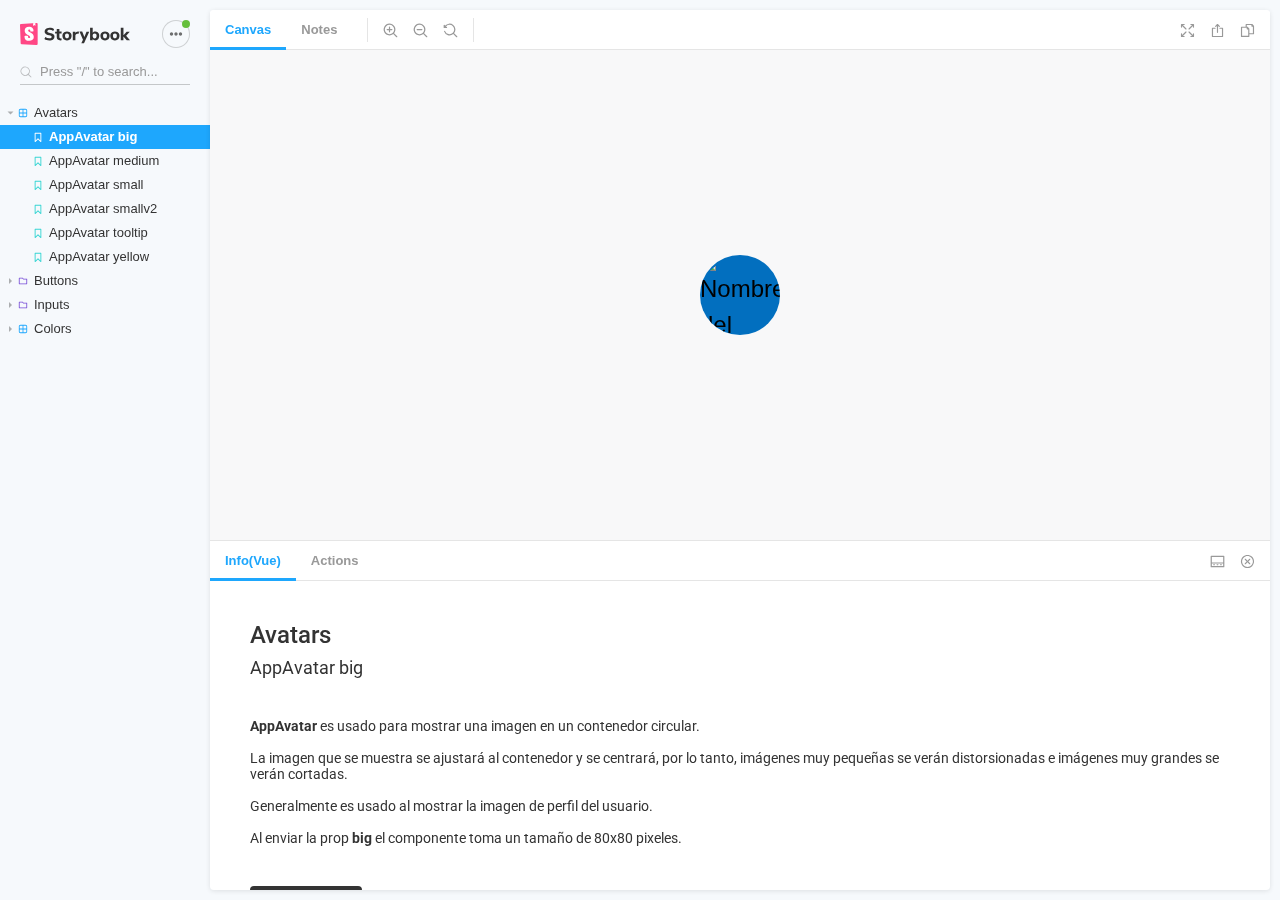
<file: index.html>
<!doctype html><html lang="en"><head><meta charset="utf-8"><title>Storybook</title><meta name="viewport" content="width=device-width,initial-scale=1"><style>html, body {
    overflow: hidden;
    height: 100%;
    width: 100%;
    margin: 0;
    padding: 0;
  }</style><script>/* globals window */
  /* eslint-disable no-underscore-dangle */
  try {
    if (window.parent !== window) {
      window.__REACT_DEVTOOLS_GLOBAL_HOOK__ = window.parent.__REACT_DEVTOOLS_GLOBAL_HOOK__;
      window.__VUE_DEVTOOLS_GLOBAL_HOOK__ = window.parent.__VUE_DEVTOOLS_GLOBAL_HOOK__;
    }
  } catch (e) {
    // eslint-disable-next-line no-console
    console.warn('unable to connect to parent frame for connecting dev tools');
  }</script><style>#root[hidden],
      #docs-root[hidden] {
        display: none !important;
      }</style></head><body><div id="root"></div><div id="docs-root"></div><script>window['DOCS_MODE'] = false;</script><script src="runtime~main.ab7db0239d02e2e25577.bundle.js"></script><script src="vendors~main.65085c24fe5e8c735e5d.bundle.js"></script><script src="main.89263354cc867c993c97.bundle.js"></script></body></html>
</file>
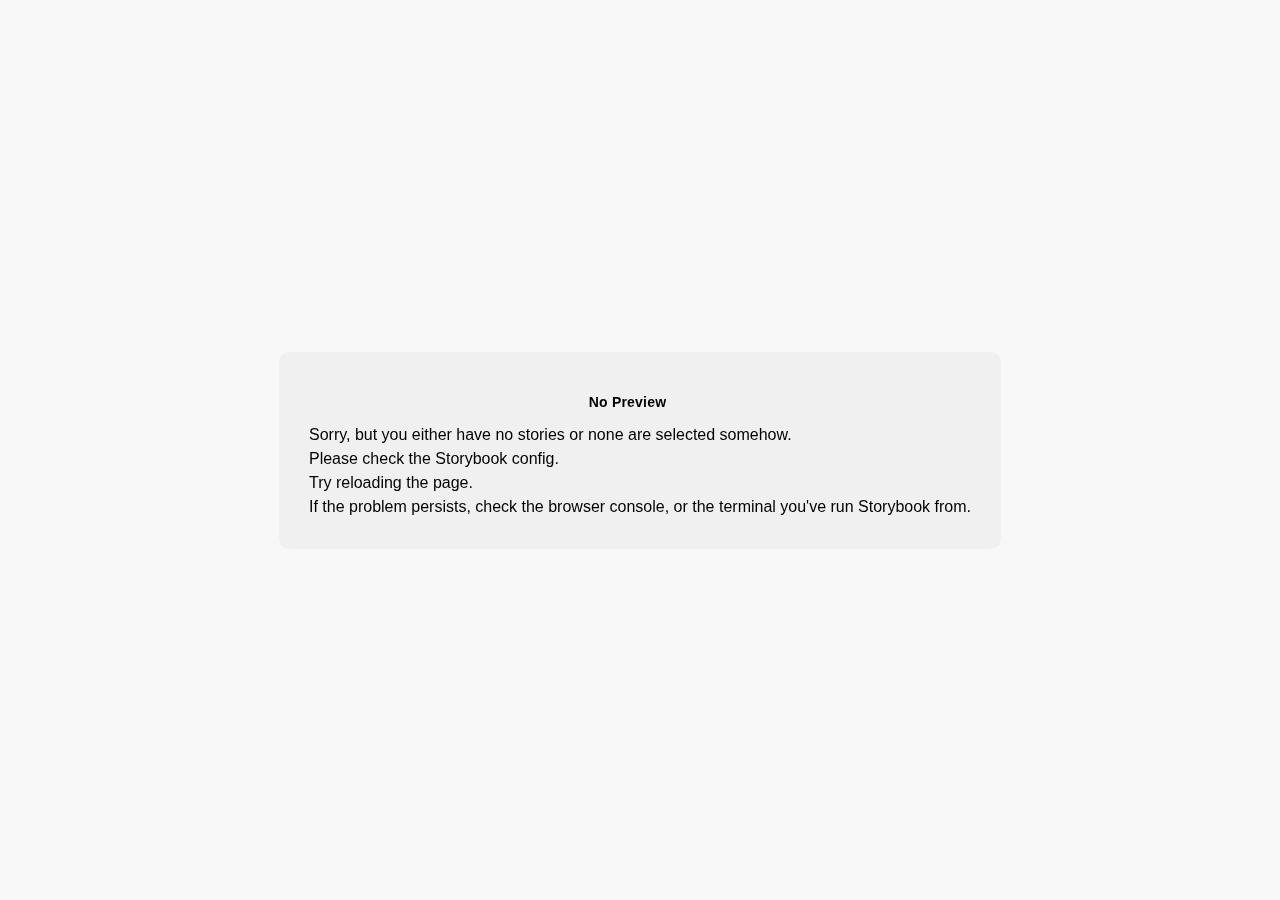
<file: iframe.html>
<!doctype html><html lang="en"><head><meta charset="utf-8"><title>Storybook</title><meta name="viewport" content="width=device-width,initial-scale=1"><base target="_parent"><style>:not(.sb-show-main) > .sb-main,
  :not(.sb-show-nopreview) > .sb-nopreview,
  :not(.sb-show-errordisplay) > .sb-errordisplay {
    display: none;
  }

  .sb-wrapper {
    position: fixed;
    top: 0;
    bottom: 0;
    left: 0;
    right: 0;
    padding: 20px;
    font-family: "Nunito Sans", -apple-system, ".SFNSText-Regular", "San Francisco", BlinkMacSystemFont, "Segoe UI", "Helvetica Neue", Helvetica, Arial, sans-serif;
    -webkit-font-smoothing: antialiased;
    overflow: auto;
  }

  .sb-heading {
    font-size: 14px;
    font-weight: 600;
    letter-spacing: 0.2px;
    margin: 10px 0;
    padding-right: 25px;
  }

  .sb-nopreview {
    display: flex;
    align-content: center;
    justify-content: center;
  }

  .sb-nopreview_main {
    margin: auto;
    padding: 30px;
    border-radius: 10px;
    background: rgba(0,0,0,0.03);
  }

  .sb-nopreview_heading {
    text-align: center;
  }

  .sb-errordisplay {
    border: 20px solid rgb(187, 49, 49);
    background: #222;
    color: #fff;
    z-index: 999999;
  }

  .sb-errordisplay_code {
    padding: 10px;
    background: #000;
    color: #eee;
    font-family: "Operator Mono", "Fira Code Retina", "Fira Code", "FiraCode-Retina", "Andale Mono", "Lucida Console", Consolas, Monaco, monospace;
  }

  .sb-errordisplay pre {
    white-space: pre-wrap;
  }</style><script>/* globals window */
  /* eslint-disable no-underscore-dangle */
  try {
    if (window.parent !== window) {
      window.__REACT_DEVTOOLS_GLOBAL_HOOK__ = window.parent.__REACT_DEVTOOLS_GLOBAL_HOOK__;
      window.__VUE_DEVTOOLS_GLOBAL_HOOK__ = window.parent.__VUE_DEVTOOLS_GLOBAL_HOOK__;
    }
  } catch (e) {
    // eslint-disable-next-line no-console
    console.warn('unable to connect to parent frame for connecting dev tools');
  }</script><link href="css/main.f50b3d2e.css" rel="stylesheet"><style>#root[hidden],
      #docs-root[hidden] {
        display: none !important;
      }</style></head><body><div class="sb-nopreview sb-wrapper"><div class="sb-nopreview_main"><h1 class="sb-nopreview_heading sb-heading">No Preview</h1><p>Sorry, but you either have no stories or none are selected somehow.</p><ul><li>Please check the Storybook config.</li><li>Try reloading the page.</li></ul><p>If the problem persists, check the browser console, or the terminal you've run Storybook from.</p></div></div><div class="sb-errordisplay sb-wrapper"><pre id="error-message" class="sb-heading"></pre><pre class="sb-errordisplay_code"><code id="error-stack"></code></pre></div><div id="root"></div><div id="docs-root"></div><script src="runtime~main.8b9c1a470a870eef984e.bundle.js"></script><script src="vendors~main.8b9c1a470a870eef984e.bundle.js"></script><script src="main.8b9c1a470a870eef984e.bundle.js"></script></body></html>
</file>
<file: css/main.f50b3d2e.css>
@import url(https://fonts.googleapis.com/css?family=Roboto:400,500,700);a{color:#0093ff;text-decoration:none;cursor:pointer}.margin-1{margin:1rem}.margin-v-0{margin-top:0;margin-bottom:0}.margin-t-2{margin-top:2rem}.padding-1-2{padding:1rem 2rem}.round{border-radius:.25rem}.icon{display:inline-block;vertical-align:middle}.clearfix{display:flow-root}@supports not (display:flow-root){.clearfix:after{content:"";display:block;clear:both}}.container{padding:0 2rem;max-width:76rem}.container,.mobile-container{margin-left:auto;margin-right:auto}.mobile-container{padding:0 1rem}@media (min-width:80rem){.container{padding:0}}.box{display:inline-block;padding:1rem;border:1px solid #e3e5e9}.shadow{box-shadow:0 20px 50px 0 rgba(87,97,119,.1)}.shadow-green{box-shadow:0 15px 20px 0 rgba(18,211,133,.2)}.shadow-collapse{box-shadow:0 15px 20px 0 rgba(87,97,119,.2)}.shadow-center{box-shadow:0 0 20px 0 rgba(87,97,119,.2)}.shadow-gray{box-shadow:0 10px 30px 0 rgba(87,97,119,.15)}.shadow-blue{box-shadow:0 10px 30px 0 rgba(0,147,255,.15)}.shadow-blue-mini{box-shadow:0 5px 10px 0 rgba(0,147,255,.15)}.shadow-blue-top{box-shadow:0 -15px 20px 0 rgba(0,147,255,.2)}.four-six-grid{display:grid;grid-template-columns:repeat(10,1fr);grid-column-gap:2rem;grid-template-areas:"four four four four six six six six six six";margin-bottom:2rem}.four-six-grid .four{grid-area:four}.four-six-grid .six{grid-area:six}

/*! normalize.css v8.0.1 | MIT License | github.com/necolas/normalize.css */html{line-height:1.15;-webkit-text-size-adjust:100%}body{margin:0}main{display:block}h1{font-size:2em;margin:.67em 0}hr{box-sizing:content-box;height:0;overflow:visible}pre{font-family:monospace,monospace;font-size:1em}a{background-color:transparent}abbr[title]{border-bottom:none;text-decoration:underline;-webkit-text-decoration:underline dotted;text-decoration:underline dotted}b,strong{font-weight:bolder}code,kbd,samp{font-family:monospace,monospace;font-size:1em}small{font-size:80%}sub,sup{font-size:75%;line-height:0;position:relative;vertical-align:baseline}sub{bottom:-.25em}sup{top:-.5em}img{border-style:none}button,input,optgroup,select,textarea{font-family:inherit;font-size:100%;line-height:1.15;margin:0}button,input{overflow:visible}button,select{text-transform:none}[type=button],[type=reset],[type=submit],button{-webkit-appearance:button}[type=button]::-moz-focus-inner,[type=reset]::-moz-focus-inner,[type=submit]::-moz-focus-inner,button::-moz-focus-inner{border-style:none;padding:0}[type=button]:-moz-focusring,[type=reset]:-moz-focusring,[type=submit]:-moz-focusring,button:-moz-focusring{outline:1px dotted ButtonText}fieldset{padding:.35em .75em .625em}legend{box-sizing:border-box;color:inherit;display:table;max-width:100%;padding:0;white-space:normal}progress{vertical-align:baseline}textarea{overflow:auto}[type=checkbox],[type=radio]{box-sizing:border-box;padding:0}[type=number]::-webkit-inner-spin-button,[type=number]::-webkit-outer-spin-button{height:auto}[type=search]{-webkit-appearance:textfield;outline-offset:-2px}[type=search]::-webkit-search-decoration{-webkit-appearance:none}::-webkit-file-upload-button{-webkit-appearance:button;font:inherit}details{display:block}summary{display:list-item}[hidden],template{display:none}blockquote,dd,dl,figure,h1,h2,h3,h4,h5,h6,hr,p,pre{margin:0}button{background-color:transparent;background-image:none}button:focus{outline:1px dotted;outline:5px auto -webkit-focus-ring-color}fieldset,ol,ul{margin:0;padding:0}ol,ul{list-style:none}html{font-family:system-ui,-apple-system,BlinkMacSystemFont,Segoe UI,Roboto,Helvetica Neue,Arial,Noto Sans,sans-serif,Apple Color Emoji,Segoe UI Emoji,Segoe UI Symbol,Noto Color Emoji;line-height:1.5}*,:after,:before{box-sizing:border-box;border-width:0;border-style:solid;border-color:#e2e8f0}hr{border-top-width:1px}img{border-style:solid}textarea{resize:vertical}input:-ms-input-placeholder,textarea:-ms-input-placeholder{color:#a0aec0}input::-ms-input-placeholder,textarea::-ms-input-placeholder{color:#a0aec0}input::placeholder,textarea::placeholder{color:#a0aec0}[role=button],button{cursor:pointer}table{border-collapse:collapse}h1,h2,h3,h4,h5,h6{font-size:inherit;font-weight:inherit}a{color:inherit;text-decoration:inherit}button,input,optgroup,select,textarea{padding:0;line-height:inherit;color:inherit}code,kbd,pre,samp{font-family:Menlo,Monaco,Consolas,Liberation Mono,Courier New,monospace}audio,canvas,embed,iframe,img,object,svg,video{display:block;vertical-align:middle}img,video{max-width:100%;height:auto}@font-face{font-family:Roboto;font-weight:400;src:url(https://fonts.googleapis.com/css?family=Roboto%3A400%2C500%2C700)}.container{width:100%}@media (min-width:320px){.container{max-width:320px}}@media (min-width:768px){.container{max-width:768px}}@media (min-width:1024px){.container{max-width:1024px}}@media (min-width:1280px){.container{max-width:1280px}}@media (min-width:1366px){.container{max-width:1366px}}@media (min-width:1440px){.container{max-width:1440px}}@media (min-width:1600px){.container{max-width:1600px}}@media (min-width:1900px){.container{max-width:1900px}}@media (min-width:2160px){.container{max-width:2160px}}.divide-y>:not(template)~:not(template){--divide-y-reverse:0;border-top-width:calc(1px*(1 - var(--divide-y-reverse)));border-bottom-width:calc(1px*var(--divide-y-reverse))}.divide-grey6>:not(template)~:not(template){--divide-opacity:1;border-color:#e4e6e9;border-color:rgba(228,230,233,var(--divide-opacity))}.bg-transparent{background-color:transparent}.bg-white{--bg-opacity:1;background-color:#fff;background-color:rgba(255,255,255,var(--bg-opacity))}.bg-gray-100{--bg-opacity:1;background-color:#f7fafc;background-color:rgba(247,250,252,var(--bg-opacity))}.bg-red{--bg-opacity:1;background-color:#ff5151;background-color:rgba(255,81,81,var(--bg-opacity))}.bg-yellow{--bg-opacity:1;background-color:#ffb500;background-color:rgba(255,181,0,var(--bg-opacity))}.bg-green{--bg-opacity:1;background-color:#12d385;background-color:rgba(18,211,133,var(--bg-opacity))}.bg-blue{--bg-opacity:1;background-color:#0093ff;background-color:rgba(0,147,255,var(--bg-opacity))}.bg-purple{--bg-opacity:1;background-color:#ce54eb;background-color:rgba(206,84,235,var(--bg-opacity))}.bg-blue0{--bg-opacity:1;background-color:#8bd3ff;background-color:rgba(139,211,255,var(--bg-opacity))}.bg-blue1{--bg-opacity:1;background-color:#d8eeff;background-color:rgba(216,238,255,var(--bg-opacity))}.bg-blue2{--bg-opacity:1;background-color:#008df5;background-color:rgba(0,141,245,var(--bg-opacity))}.bg-blue4{--bg-opacity:1;background-color:#ebf6fe;background-color:rgba(235,246,254,var(--bg-opacity))}.bg-blue5{--bg-opacity:1;background-color:#c3e4fd;background-color:rgba(195,228,253,var(--bg-opacity))}.bg-blue6{--bg-opacity:1;background-color:#bee3ff;background-color:rgba(190,227,255,var(--bg-opacity))}.bg-blue7,.bg-green2{--bg-opacity:1;background-color:#b8edd8;background-color:rgba(184,237,216,var(--bg-opacity))}.bg-yellow2{--bg-opacity:1;background-color:#ffedc0;background-color:rgba(255,237,192,var(--bg-opacity))}.bg-red2{--bg-opacity:1;background-color:#ffe0e0;background-color:rgba(255,224,224,var(--bg-opacity))}.bg-red3{--bg-opacity:1;background-color:#ffe5e5;background-color:rgba(255,229,229,var(--bg-opacity))}.bg-purple2{--bg-opacity:1;background-color:#5a4ffc;background-color:rgba(90,79,252,var(--bg-opacity))}.bg-softBlue{--bg-opacity:1;background-color:#89d8ff;background-color:rgba(137,216,255,var(--bg-opacity))}.bg-navyBlue{--bg-opacity:1;background-color:#026fbf;background-color:rgba(2,111,191,var(--bg-opacity))}.bg-white2{--bg-opacity:1;background-color:#f8f8f9;background-color:rgba(248,248,249,var(--bg-opacity))}.bg-grey{--bg-opacity:1;background-color:#e3e5e9;background-color:rgba(227,229,233,var(--bg-opacity))}.bg-grey2{--bg-opacity:1;background-color:#b7bcc7;background-color:rgba(183,188,199,var(--bg-opacity))}.bg-grey4{--bg-opacity:1;background-color:#576177;background-color:rgba(87,97,119,var(--bg-opacity))}.bg-grey5{--bg-opacity:1;background-color:#2a3248;background-color:rgba(42,50,72,var(--bg-opacity))}.odd\:bg-white2:nth-child(odd){--bg-opacity:1;background-color:#f8f8f9;background-color:rgba(248,248,249,var(--bg-opacity))}.hover\:bg-blue:hover{--bg-opacity:1;background-color:#0093ff;background-color:rgba(0,147,255,var(--bg-opacity))}.hover\:bg-blue0:hover{--bg-opacity:1;background-color:#8bd3ff;background-color:rgba(139,211,255,var(--bg-opacity))}.hover\:bg-blue1:hover{--bg-opacity:1;background-color:#d8eeff;background-color:rgba(216,238,255,var(--bg-opacity))}.hover\:bg-blue2:hover{--bg-opacity:1;background-color:#008df5;background-color:rgba(0,141,245,var(--bg-opacity))}.hover\:bg-blue4:hover{--bg-opacity:1;background-color:#ebf6fe;background-color:rgba(235,246,254,var(--bg-opacity))}.hover\:bg-blue5:hover{--bg-opacity:1;background-color:#c3e4fd;background-color:rgba(195,228,253,var(--bg-opacity))}.hover\:bg-red4:hover{--bg-opacity:1;background-color:#f34545;background-color:rgba(243,69,69,var(--bg-opacity))}.hover\:bg-softBlue:hover{--bg-opacity:1;background-color:#89d8ff;background-color:rgba(137,216,255,var(--bg-opacity))}.hover\:bg-white2:hover{--bg-opacity:1;background-color:#f8f8f9;background-color:rgba(248,248,249,var(--bg-opacity))}.hover\:bg-grey:hover{--bg-opacity:1;background-color:#e3e5e9;background-color:rgba(227,229,233,var(--bg-opacity))}.hover\:bg-grey4:hover{--bg-opacity:1;background-color:#576177;background-color:rgba(87,97,119,var(--bg-opacity))}.focus\:bg-grey2:focus{--bg-opacity:1;background-color:#b7bcc7;background-color:rgba(183,188,199,var(--bg-opacity))}.active\:bg-blue3:active{--bg-opacity:1;background-color:#0082e2;background-color:rgba(0,130,226,var(--bg-opacity))}.active\:bg-blue5:active{--bg-opacity:1;background-color:#c3e4fd;background-color:rgba(195,228,253,var(--bg-opacity))}.active\:bg-blue7:active{--bg-opacity:1;background-color:#b8edd8;background-color:rgba(184,237,216,var(--bg-opacity))}.active\:bg-red5:active{--bg-opacity:1;background-color:#df3a3a;background-color:rgba(223,58,58,var(--bg-opacity))}.active\:bg-grey2:active{--bg-opacity:1;background-color:#b7bcc7;background-color:rgba(183,188,199,var(--bg-opacity))}.active\:bg-grey4:active{--bg-opacity:1;background-color:#576177;background-color:rgba(87,97,119,var(--bg-opacity))}.active\:bg-grey8:active{--bg-opacity:1;background-color:#c7cddb;background-color:rgba(199,205,219,var(--bg-opacity))}.disabled\:bg-white:disabled{--bg-opacity:1;background-color:#fff;background-color:rgba(255,255,255,var(--bg-opacity))}.bg-center{background-position:50%}.bg-no-repeat{background-repeat:no-repeat}.bg-cover{background-size:cover}.border-collapse{border-collapse:collapse}.border-white{--border-opacity:1;border-color:#fff;border-color:rgba(255,255,255,var(--border-opacity))}.border-red{--border-opacity:1;border-color:#ff5151;border-color:rgba(255,81,81,var(--border-opacity))}.border-green{--border-opacity:1;border-color:#12d385;border-color:rgba(18,211,133,var(--border-opacity))}.border-blue{--border-opacity:1;border-color:#0093ff;border-color:rgba(0,147,255,var(--border-opacity))}.border-blue1{--border-opacity:1;border-color:#d8eeff;border-color:rgba(216,238,255,var(--border-opacity))}.border-blue6{--border-opacity:1;border-color:#bee3ff;border-color:rgba(190,227,255,var(--border-opacity))}.border-grey{--border-opacity:1;border-color:#e3e5e9;border-color:rgba(227,229,233,var(--border-opacity))}.border-grey2{--border-opacity:1;border-color:#b7bcc7;border-color:rgba(183,188,199,var(--border-opacity))}.border-grey3{--border-opacity:1;border-color:#8d96ab;border-color:rgba(141,150,171,var(--border-opacity))}.border-grey4{--border-opacity:1;border-color:#576177;border-color:rgba(87,97,119,var(--border-opacity))}.border-grey6{--border-opacity:1;border-color:#e4e6e9;border-color:rgba(228,230,233,var(--border-opacity))}.hover\:border-white:hover{--border-opacity:1;border-color:#fff;border-color:rgba(255,255,255,var(--border-opacity))}.hover\:border-grey3:hover{--border-opacity:1;border-color:#8d96ab;border-color:rgba(141,150,171,var(--border-opacity))}.disabled\:border-grey1:disabled{--border-opacity:1;border-color:#e3e5e9;border-color:rgba(227,229,233,var(--border-opacity))}.border-opacity-50{--border-opacity:.5}.rounded{border-radius:.25rem}.rounded-md{border-radius:8px}.rounded-lg{border-radius:28px}.rounded-full{border-radius:9999px}.rounded-r-12{border-radius:.75rem}.rounded-card{border-radius:.375rem}.rounded-t-none{border-top-left-radius:0;border-top-right-radius:0}.rounded-r-none{border-top-right-radius:0;border-bottom-right-radius:0}.rounded-b-none{border-bottom-right-radius:0;border-bottom-left-radius:0}.rounded-l-none{border-top-left-radius:0;border-bottom-left-radius:0}.rounded-t{border-top-left-radius:.25rem}.rounded-r,.rounded-t{border-top-right-radius:.25rem}.rounded-b,.rounded-r{border-bottom-right-radius:.25rem}.rounded-b,.rounded-l{border-bottom-left-radius:.25rem}.rounded-l{border-top-left-radius:.25rem}.rounded-t-md{border-top-left-radius:8px;border-top-right-radius:8px}.rounded-t-lg{border-top-left-radius:28px;border-top-right-radius:28px}.rounded-b-lg{border-bottom-right-radius:28px;border-bottom-left-radius:28px}.rounded-t-card{border-top-left-radius:.375rem;border-top-right-radius:.375rem}.rounded-b-card{border-bottom-right-radius:.375rem;border-bottom-left-radius:.375rem}.rounded-tl{border-top-left-radius:.25rem}.rounded-tr{border-top-right-radius:.25rem}.rounded-br{border-bottom-right-radius:.25rem}.rounded-bl{border-bottom-left-radius:.25rem}.border-solid{border-style:solid}.border-dashed{border-style:dashed}.border-dotted{border-style:dotted}.disabled\:border-solid:disabled{border-style:solid}.border-0{border-width:0}.border-2{border-width:2px}.border{border-width:1px}.border-l-0{border-left-width:0}.border-b-2{border-bottom-width:2px}.border-b-4{border-bottom-width:4px}.border-t{border-top-width:1px}.border-r{border-right-width:1px}.border-b{border-bottom-width:1px}.border-l{border-left-width:1px}.disabled\:border:disabled{border-width:1px}.cursor-pointer{cursor:pointer}.cursor-wait{cursor:wait}.cursor-not-allowed{cursor:not-allowed}.block{display:block}.inline-block{display:inline-block}.inline{display:inline}.flex{display:flex}.inline-flex{display:inline-flex}.table{display:table}.grid{display:grid}.hidden{display:none}.group:hover .group-hover\:block{display:block}.flex-row{flex-direction:row}.flex-col{flex-direction:column}.flex-col-reverse{flex-direction:column-reverse}.flex-wrap{flex-wrap:wrap}.flex-no-wrap{flex-wrap:nowrap}.items-start{align-items:flex-start}.items-end{align-items:flex-end}.items-center{align-items:center}.items-baseline{align-items:baseline}.items-stretch{align-items:stretch}.content-center{align-content:center}.self-start{align-self:flex-start}.self-end{align-self:flex-end}.self-center{align-self:center}.justify-start{justify-content:flex-start}.justify-end{justify-content:flex-end}.justify-center{justify-content:center}.justify-between{justify-content:space-between}.justify-around{justify-content:space-around}.justify-evenly{justify-content:space-evenly}.flex-1{flex:1 1 0%}.flex-auto{flex:1 1 auto}.flex-grow{flex-grow:1}.flex-shrink{flex-shrink:1}.font-medium{font-weight:500}.font-bold{font-weight:700}.font-normal{font-weight:400}.h-2{height:.5rem}.h-3{height:.75rem}.h-4{height:1rem}.h-5{height:1.25rem}.h-6{height:1.5rem}.h-8{height:2rem}.h-10{height:2.5rem}.h-11{height:2.75rem}.h-12{height:3rem}.h-14{height:3.5rem}.h-16{height:4rem}.h-17{height:4.25rem}.h-18{height:4.5rem}.h-19{height:4.75rem}.h-20{height:5rem}.h-22{height:5.5rem}.h-24{height:6rem}.h-33{height:8.25rem}.h-36{height:9rem}.h-40{height:10rem}.h-41{height:10.25rem}.h-44{height:11rem}.h-56{height:14rem}.h-64{height:16rem}.h-71{height:17.75rem}.h-80{height:20rem}.h-130{height:32.5rem}.h-140{height:35rem}.h-auto{height:auto}.h-full{height:100%}.h-screen{height:100vh}.h-icon{height:14px}.h-iconAttached{height:19px}.h-3\/4{height:75%}.h-9\/10{height:90%}.text-l{font-size:1rem}.text-xl{font-size:1.25rem}.text-countersm{font-size:2rem}.text-fs-24{font-size:1.5rem}.text-fs-20{font-size:1.25rem}.text-fs-10{font-size:10px}.text-fs-12{font-size:12px}.text-fs-14{font-size:14px}.leading-2{line-height:.5rem}.leading-4{line-height:1rem}.leading-6{line-height:24px}.leading-8{line-height:2rem}.leading-none{line-height:1}.leading-tight{line-height:1.25}.leading-snug{line-height:1.375}.leading-normal{line-height:1.5}.leading-relaxed{line-height:1.625}.leading-19px{line-height:19px}.leading-14px{line-height:14px}.list-inside{list-style-position:inside}.list-none{list-style-type:none}.list-decimal{list-style-type:decimal}.m-0{margin:0}.m-4{margin:1rem}.m-auto{margin:auto}.mx-0{margin-left:0;margin-right:0}.mx-1{margin-left:.25rem;margin-right:.25rem}.my-2{margin-top:.5rem;margin-bottom:.5rem}.mx-2{margin-left:.5rem;margin-right:.5rem}.my-3{margin-top:.75rem;margin-bottom:.75rem}.mx-3{margin-left:.75rem;margin-right:.75rem}.my-4{margin-top:1rem;margin-bottom:1rem}.mx-4{margin-left:1rem;margin-right:1rem}.my-5{margin-top:1.25rem;margin-bottom:1.25rem}.mx-5{margin-left:1.25rem;margin-right:1.25rem}.my-6{margin-top:1.5rem;margin-bottom:1.5rem}.mx-6{margin-left:1.5rem;margin-right:1.5rem}.my-8{margin-top:2rem;margin-bottom:2rem}.my-10{margin-top:2.5rem;margin-bottom:2.5rem}.mx-10{margin-left:2.5rem;margin-right:2.5rem}.my-12{margin-top:3rem;margin-bottom:3rem}.my-auto{margin-top:auto;margin-bottom:auto}.mx-auto{margin-left:auto;margin-right:auto}.mb-0{margin-bottom:0}.mt-1{margin-top:.25rem}.mr-1{margin-right:.25rem}.mb-1{margin-bottom:.25rem}.ml-1{margin-left:.25rem}.mt-2{margin-top:.5rem}.mr-2{margin-right:.5rem}.mb-2{margin-bottom:.5rem}.ml-2{margin-left:.5rem}.mt-3{margin-top:.75rem}.mr-3{margin-right:.75rem}.mb-3{margin-bottom:.75rem}.ml-3{margin-left:.75rem}.mt-4{margin-top:1rem}.mr-4{margin-right:1rem}.mb-4{margin-bottom:1rem}.ml-4{margin-left:1rem}.mb-5{margin-bottom:1.25rem}.ml-5{margin-left:1.25rem}.mt-6{margin-top:1.5rem}.mr-6{margin-right:1.5rem}.mb-6{margin-bottom:1.5rem}.ml-6{margin-left:1.5rem}.mr-7{margin-right:1.75rem}.mb-7{margin-bottom:1.75rem}.mt-8{margin-top:2rem}.mr-8{margin-right:2rem}.mb-8{margin-bottom:2rem}.ml-8{margin-left:2rem}.mr-10{margin-right:2.5rem}.mb-10{margin-bottom:2.5rem}.mr-11{margin-right:2.75rem}.mr-12{margin-right:3rem}.mb-12{margin-bottom:3rem}.mb-13{margin-bottom:3.25rem}.mt-15{margin-top:3.75rem}.mb-16{margin-bottom:4rem}.mt-20{margin-top:5rem}.mr-20{margin-right:5rem}.ml-auto{margin-left:auto}.mr-px{margin-right:1px}.mb-default{margin-bottom:.25rem}.-mt-1{margin-top:-.25rem}.-mt-4{margin-top:-1rem}.-ml-5{margin-left:-1.25rem}.-mr-6{margin-right:-1.5rem}.-mr-px{margin-right:-1px}.-ml-px{margin-left:-1px}.max-h-10{max-height:2.5rem}.max-h-11{max-height:2.875rem}.max-h-14{max-height:3.5rem}.max-h-16{max-height:4rem}.max-h-20{max-height:5rem}.max-h-41{max-height:11.25rem}.max-h-48{max-height:12rem}.max-h-53{max-height:13.25rem}.max-h-62{max-height:15.5rem}.max-h-68{max-height:17rem}.max-h-72{max-height:18rem}.max-h-76{max-height:19rem}.max-h-80{max-height:20rem}.max-h-100{max-height:25rem}.max-h-124{max-height:32rem}.max-h-144{max-height:36rem}.max-h-3\/4{max-height:75%}.max-h-17\/20{max-height:85%}.max-w-14{max-width:3.5rem}.max-w-20{max-width:5rem}.max-w-24{max-width:6rem}.max-w-28{max-width:7rem}.max-w-38{max-width:9.5rem}.max-w-40{max-width:10rem}.max-w-41{max-width:10.25rem}.max-w-54{max-width:13.5rem}.max-w-56{max-width:14rem}.max-w-60{max-width:15rem}.max-w-64{max-width:16rem}.max-w-68{max-width:17rem}.max-w-72{max-width:18rem}.max-w-80{max-width:20rem}.max-w-96{max-width:24rem}.max-w-100{max-width:25rem}.max-w-118{max-width:29.5rem}.max-w-128{max-width:32rem}.max-w-204{max-width:52rem}.max-w-232{max-width:58rem}.max-w-304{max-width:76rem}.max-w-full{max-width:100%}.max-w-1\/4{max-width:25%}.max-w-1\/3{max-width:30%}.max-w-1\/2{max-width:50%}.max-w-2\/3{max-width:59%}.max-w-3\/4{max-width:75%}.max-w-4\/5{max-width:80%}.max-w-9\/10{max-width:90%}.max-w-95\/100{max-width:95%}.max-w-setentayuno{max-width:71%}.max-w-cuarenta{max-width:40%}.min-h-6{min-height:1.5rem}.min-h-8{min-height:2rem}.min-h-10{min-height:2.5rem}.min-h-11{min-height:2.875rem}.min-h-14{min-height:3.5rem}.min-h-15{min-height:3.75rem}.min-h-17{min-height:4.25rem}.min-h-40{min-height:10rem}.min-h-41{min-height:10.25rem}.min-h-62{min-height:15.5rem}.min-h-64{min-height:16rem}.min-h-80{min-height:20rem}.min-h-144{min-height:36rem}.min-h-full{min-height:100%}.min-w-8{min-width:2rem}.min-w-12{min-width:3rem}.min-w-20{min-width:5rem}.min-w-32{min-width:8rem}.min-w-38{min-width:9.5rem}.min-w-40{min-width:10rem}.min-w-41{min-width:10.25rem}.min-w-44{min-width:11rem}.min-w-48{min-width:12rem}.min-w-56{min-width:14rem}.min-w-60{min-width:15rem}.min-w-64{min-width:16rem}.min-w-80{min-width:20rem}.min-w-82{min-width:20.5rem}.min-w-128{min-width:32rem}.min-w-166{min-width:41.5rem}.min-w-full{min-width:100%}.min-w-cuarenta{min-width:40%}.object-contain{object-fit:contain}.object-cover{object-fit:cover}.object-center{object-position:center}.opacity-0{opacity:0}.opacity-32{opacity:.32}.opacity-100{opacity:1}.focus\:outline-none:focus{outline:2px solid transparent;outline-offset:2px}.overflow-auto{overflow:auto}.overflow-hidden{overflow:hidden}.overflow-visible{overflow:visible}.overflow-scroll{overflow:scroll}.overflow-y-auto{overflow-y:auto}.overflow-x-hidden{overflow-x:hidden}.overflow-y-scroll{overflow-y:scroll}.p-0{padding:0}.p-1{padding:.25rem}.p-2{padding:.5rem}.p-3{padding:.75rem}.p-4{padding:1rem}.p-5{padding:1.25rem}.p-6{padding:1.5rem}.p-8{padding:2rem}.p-32{padding:8rem}.py-0{padding-top:0;padding-bottom:0}.px-0{padding-left:0;padding-right:0}.py-1{padding-top:.25rem;padding-bottom:.25rem}.px-1{padding-left:.25rem;padding-right:.25rem}.py-2{padding-top:.5rem;padding-bottom:.5rem}.px-2{padding-left:.5rem;padding-right:.5rem}.py-3{padding-top:.75rem;padding-bottom:.75rem}.px-3{padding-left:.75rem;padding-right:.75rem}.py-4{padding-top:1rem;padding-bottom:1rem}.px-4{padding-left:1rem;padding-right:1rem}.py-5{padding-top:1.25rem;padding-bottom:1.25rem}.px-5{padding-left:1.25rem;padding-right:1.25rem}.py-6{padding-top:1.5rem;padding-bottom:1.5rem}.px-6{padding-left:1.5rem;padding-right:1.5rem}.py-8{padding-top:2rem;padding-bottom:2rem}.px-8{padding-left:2rem;padding-right:2rem}.py-10{padding-top:2.5rem;padding-bottom:2.5rem}.px-10{padding-left:2.5rem;padding-right:2.5rem}.py-16{padding-top:4rem;padding-bottom:4rem}.px-16{padding-left:4rem;padding-right:4rem}.py-26{padding-top:6rem;padding-bottom:6rem}.px-32{padding-left:8rem;padding-right:8rem}.px-86{padding-left:21.5rem;padding-right:21.5rem}.pt-0{padding-top:0}.pr-0{padding-right:0}.pb-0{padding-bottom:0}.pt-1{padding-top:.25rem}.pr-1{padding-right:.25rem}.pb-1{padding-bottom:.25rem}.pl-1{padding-left:.25rem}.pt-2{padding-top:.5rem}.pr-2{padding-right:.5rem}.pb-2{padding-bottom:.5rem}.pl-2{padding-left:.5rem}.pt-3{padding-top:.75rem}.pr-3{padding-right:.75rem}.pb-3{padding-bottom:.75rem}.pt-4{padding-top:1rem}.pr-4{padding-right:1rem}.pb-4{padding-bottom:1rem}.pl-4{padding-left:1rem}.pl-5{padding-left:1.25rem}.pt-6{padding-top:1.5rem}.pr-6{padding-right:1.5rem}.pb-6{padding-bottom:1.5rem}.pl-6{padding-left:1.5rem}.pt-7{padding-top:1.75rem}.pr-7{padding-right:1.75rem}.pt-8{padding-top:2rem}.pr-8{padding-right:2rem}.pb-8{padding-bottom:2rem}.pl-8{padding-left:2rem}.pr-10{padding-right:2.5rem}.pt-12{padding-top:3rem}.pb-12{padding-bottom:3rem}.pt-16{padding-top:4rem}.pt-17{padding-top:4.25rem}.pt-18{padding-top:4.5rem}.pl-18{padding-left:4.5rem}.pt-19{padding-top:4.75rem}.pt-20{padding-top:5rem}.pr-20{padding-right:5rem}.pt-24{padding-top:6rem}.pt-27{padding-top:6.625rem}.pt-32{padding-top:8rem}.pb-32{padding-bottom:8rem}.pl-32{padding-left:8rem}.pt-64{padding-top:16rem}.pl-p-11px{padding-left:.6875rem}.pointer-events-none{pointer-events:none}.static{position:static}.fixed{position:fixed}.absolute{position:absolute}.relative{position:relative}.sticky{position:-webkit-sticky;position:sticky}.top-0{top:0}.right-0{right:0}.bottom-0{bottom:0}.left-0{left:0}.top-16{top:16px}.left-16{left:16px}.right-90{right:90px}.top-1neg{top:-1px}.top-auto{top:auto}.resize{resize:both}.shadow-mo{box-shadow:0 2px 10px 0 rgba(87,97,119,.18)}.shadow-lg{box-shadow:0 20px 50px 0 rgba(87,97,119,.1)}.shadow-card{box-shadow:0 10px 25px 0 rgba(87,97,119,.1)}.shadow-table{box-shadow:0 5px 5px 0 rgba(176,183,197,.1)}.shadow-vertical{box-shadow:8px 2px 8px -4px rgba(0,0,0,.39)}.shadow-multiselect{box-shadow:0 3px 10px 0 rgba(82,86,94,.59)}.shadow-actionbar{box-shadow:0 -15px 20px 0 rgba(0,147,255,.2)}.shadow-none{box-shadow:none}.hover\:shadow-lg:hover{box-shadow:0 20px 50px 0 rgba(87,97,119,.1)}.fill-current{fill:currentColor}.table-fixed{table-layout:fixed}.text-left{text-align:left}.text-center{text-align:center}.text-right{text-align:right}.text-white{--text-opacity:1;color:#fff;color:rgba(255,255,255,var(--text-opacity))}.text-gray-700{--text-opacity:1;color:#4a5568;color:rgba(74,85,104,var(--text-opacity))}.text-red{--text-opacity:1;color:#ff5151;color:rgba(255,81,81,var(--text-opacity))}.text-yellow{--text-opacity:1;color:#ffb500;color:rgba(255,181,0,var(--text-opacity))}.text-green{--text-opacity:1;color:#12d385;color:rgba(18,211,133,var(--text-opacity))}.text-blue{--text-opacity:1;color:#0093ff;color:rgba(0,147,255,var(--text-opacity))}.text-purple{--text-opacity:1;color:#ce54eb;color:rgba(206,84,235,var(--text-opacity))}.text-navyBlue{--text-opacity:1;color:#026fbf;color:rgba(2,111,191,var(--text-opacity))}.text-white2{--text-opacity:1;color:#f8f8f9;color:rgba(248,248,249,var(--text-opacity))}.text-grey{--text-opacity:1;color:#e3e5e9;color:rgba(227,229,233,var(--text-opacity))}.text-grey2{--text-opacity:1;color:#b7bcc7;color:rgba(183,188,199,var(--text-opacity))}.text-grey3{--text-opacity:1;color:#8d96ab;color:rgba(141,150,171,var(--text-opacity))}.text-grey4{--text-opacity:1;color:#576177;color:rgba(87,97,119,var(--text-opacity))}.text-grey5{--text-opacity:1;color:#2a3248;color:rgba(42,50,72,var(--text-opacity))}.text-grey7{--text-opacity:1;color:#646e7e;color:rgba(100,110,126,var(--text-opacity))}.hover\:text-white:hover{--text-opacity:1;color:#fff;color:rgba(255,255,255,var(--text-opacity))}.hover\:text-blue:hover{--text-opacity:1;color:#0093ff;color:rgba(0,147,255,var(--text-opacity))}.hover\:text-blue0:hover{--text-opacity:1;color:#8bd3ff;color:rgba(139,211,255,var(--text-opacity))}.hover\:text-grey4:hover{--text-opacity:1;color:#576177;color:rgba(87,97,119,var(--text-opacity))}.active\:text-white:active{--text-opacity:1;color:#fff;color:rgba(255,255,255,var(--text-opacity))}.disabled\:text-grey:disabled{--text-opacity:1;color:#e3e5e9;color:rgba(227,229,233,var(--text-opacity))}.italic{font-style:italic}.uppercase{text-transform:uppercase}.capitalize{text-transform:capitalize}.underline{text-decoration:underline}.no-underline{text-decoration:none}.hover\:underline:hover{text-decoration:underline}.tracking-tight{letter-spacing:-.025em}.tracking-normal{letter-spacing:0}.tracking-wider{letter-spacing:.05em}.select-all{-webkit-user-select:all;-moz-user-select:all;-ms-user-select:all;user-select:all}.visible{visibility:visible}.invisible{visibility:hidden}.whitespace-normal{white-space:normal}.whitespace-no-wrap{white-space:nowrap}.break-words{word-wrap:break-word;overflow-wrap:break-word}.truncate{overflow:hidden;text-overflow:ellipsis;white-space:nowrap}.w-0{width:0}.w-2{width:.5rem}.w-3{width:.75rem}.w-4{width:1rem}.w-5{width:1.25rem}.w-6{width:1.5rem}.w-8{width:2rem}.w-10{width:2.5rem}.w-11{width:2.75rem}.w-12{width:3rem}.w-14{width:3.5rem}.w-16{width:4rem}.w-20{width:5rem}.w-23{width:5.75rem}.w-24{width:6rem}.w-32{width:8rem}.w-40{width:10rem}.w-41{width:10.25rem}.w-44{width:11rem}.w-47{width:11.75rem}.w-48{width:12rem}.w-54{width:13.5rem}.w-56{width:14rem}.w-64{width:16rem}.w-65{width:260px}.w-72{width:18rem}.w-94{width:23.5rem}.w-102{width:25.5rem}.w-104{width:26rem}.w-112{width:28rem}.w-119{width:29.75rem}.w-120{width:30rem}.w-128{width:32rem}.w-140{width:35rem}.w-144{width:36rem}.w-160{width:40rem}.w-168{width:42rem}.w-177{width:44.25rem}.w-px{width:1px}.w-1\/2{width:50%}.w-1\/3{width:33.333333%}.w-2\/3{width:66.666667%}.w-1\/4{width:25%}.w-3\/4{width:75%}.w-1\/5{width:20%}.w-4\/5{width:80%}.w-5\/6{width:83.333333%}.w-11\/12{width:91.666667%}.w-full{width:100%}.w-notifications{width:328px}.w-icon{width:14px}.w-tooltip{width:142px}.w-tooltip4{width:189px}.z-5{z-index:5}.z-10{z-index:10}.z-20{z-index:20}.z-90{z-index:90}.z-100{z-index:100}.z-500{z-index:500}.z-800{z-index:800}.z-999{z-index:999}.z-navigation{z-index:40}.z-dropdown{z-index:45}.gap-2{grid-gap:.5rem;gap:.5rem}.gap-4{grid-gap:1rem;gap:1rem}.gap-6{grid-gap:1.5rem;gap:1.5rem}.gap-8{grid-gap:2rem;gap:2rem}.col-gap-2{grid-column-gap:.5rem;column-gap:.5rem}.col-gap-16{grid-column-gap:4rem;column-gap:4rem}.gap-x-2{grid-column-gap:.5rem;column-gap:.5rem}.row-gap-12{grid-row-gap:3rem;row-gap:3rem}.grid-flow-row{grid-auto-flow:row}.grid-flow-col{grid-auto-flow:column}.grid-cols-1{grid-template-columns:repeat(1,minmax(0,1fr))}.grid-cols-2{grid-template-columns:repeat(2,minmax(0,1fr))}.grid-cols-3{grid-template-columns:repeat(3,minmax(0,1fr))}.grid-cols-4{grid-template-columns:repeat(4,minmax(0,1fr))}.grid-cols-5{grid-template-columns:repeat(5,minmax(0,1fr))}.grid-cols-6{grid-template-columns:repeat(6,minmax(0,1fr))}.grid-cols-8{grid-template-columns:repeat(8,minmax(0,1fr))}.grid-cols-9{grid-template-columns:repeat(9,minmax(0,1fr))}.grid-cols-10{grid-template-columns:repeat(10,minmax(0,1fr))}.grid-cols-11{grid-template-columns:repeat(11,minmax(0,1fr))}.grid-cols-12{grid-template-columns:repeat(12,minmax(0,1fr))}.col-span-1{grid-column:span 1/span 1}.col-span-2{grid-column:span 2/span 2}.col-span-3{grid-column:span 3/span 3}.col-span-4{grid-column:span 4/span 4}.col-span-5{grid-column:span 5/span 5}.col-span-6{grid-column:span 6/span 6}.col-span-7{grid-column:span 7/span 7}.col-span-8{grid-column:span 8/span 8}.col-span-10{grid-column:span 10/span 10}.col-span-11{grid-column:span 11/span 11}.col-span-12{grid-column:span 12/span 12}.col-start-3{grid-column-start:3}.grid-rows-8{grid-template-rows:repeat(8,minmax(0,1fr))}.transform{--transform-translate-x:0;--transform-translate-y:0;--transform-rotate:0;--transform-skew-x:0;--transform-skew-y:0;--transform-scale-x:1;--transform-scale-y:1;transform:translateX(var(--transform-translate-x)) translateY(var(--transform-translate-y)) rotate(var(--transform-rotate)) skewX(var(--transform-skew-x)) skewY(var(--transform-skew-y)) scaleX(var(--transform-scale-x)) scaleY(var(--transform-scale-y))}.rotate-180{--transform-rotate:180deg}.translate-y-0{--transform-translate-y:0}.translate-y-20{--transform-translate-y:5rem}.-translate-y-20{--transform-translate-y:-5rem}.transition-all{transition-property:all}.transition{transition-property:background-color,border-color,color,fill,stroke,opacity,box-shadow,transform}.ease-linear{transition-timing-function:linear}.ease-in-out{transition-timing-function:cubic-bezier(.4,0,.2,1)}.ease-modal{transition-timing-function:cubic-bezier(.45,.25,.6,.95)}.duration-200{transition-duration:.2s}.duration-300{transition-duration:.3s}@keyframes spin{to{transform:rotate(1turn)}}@keyframes ping{75%,to{transform:scale(2);opacity:0}}@keyframes pulse{50%{opacity:.5}}@keyframes bounce{0%,to{transform:translateY(-25%);animation-timing-function:cubic-bezier(.8,0,1,1)}50%{transform:none;animation-timing-function:cubic-bezier(0,0,.2,1)}}@media (min-width:320px){.xs\:container{width:100%;max-width:320px}@media (min-width:768px){.xs\:container{max-width:768px}}@media (min-width:1024px){.xs\:container{max-width:1024px}}@media (min-width:1280px){.xs\:container{max-width:1280px}}@media (min-width:1366px){.xs\:container{max-width:1366px}}@media (min-width:1440px){.xs\:container{max-width:1440px}}@media (min-width:1600px){.xs\:container{max-width:1600px}}@media (min-width:1900px){.xs\:container{max-width:1900px}}@media (min-width:2160px){.xs\:container{max-width:2160px}}}@media (min-width:768px){.mo\:container{width:100%}@media (min-width:320px){.mo\:container{max-width:320px}}@media (min-width:768px){.mo\:container{max-width:768px}}@media (min-width:1024px){.mo\:container{max-width:1024px}}@media (min-width:1280px){.mo\:container{max-width:1280px}}@media (min-width:1366px){.mo\:container{max-width:1366px}}@media (min-width:1440px){.mo\:container{max-width:1440px}}@media (min-width:1600px){.mo\:container{max-width:1600px}}@media (min-width:1900px){.mo\:container{max-width:1900px}}@media (min-width:2160px){.mo\:container{max-width:2160px}}.mo\:grid{display:grid}.mo\:flex-col-reverse{flex-direction:column-reverse}.mo\:items-center{align-items:center}.mo\:h-10{height:2.5rem}.mo\:h-16{height:4rem}.mo\:h-20{height:5rem}.mo\:mx-6{margin-left:1.5rem;margin-right:1.5rem}.mo\:max-w-80{max-width:20rem}.mo\:py-2{padding-top:.5rem;padding-bottom:.5rem}.mo\:w-10{width:2.5rem}.mo\:w-20{width:5rem}.mo\:grid-flow-row{grid-auto-flow:row}.mo\:grid-cols-3{grid-template-columns:repeat(3,minmax(0,1fr))}}@media (min-width:1024px){.de\:container{width:100%}@media (min-width:320px){.de\:container{max-width:320px}}@media (min-width:768px){.de\:container{max-width:768px}}@media (min-width:1024px){.de\:container{max-width:1024px}}@media (min-width:1280px){.de\:container{max-width:1280px}}@media (min-width:1366px){.de\:container{max-width:1366px}}@media (min-width:1440px){.de\:container{max-width:1440px}}@media (min-width:1600px){.de\:container{max-width:1600px}}@media (min-width:1900px){.de\:container{max-width:1900px}}@media (min-width:2160px){.de\:container{max-width:2160px}}.de\:bg-white{--bg-opacity:1;background-color:#fff;background-color:rgba(255,255,255,var(--bg-opacity))}.de\:flex{display:flex}.de\:grid{display:grid}.de\:flex-row{flex-direction:row}.de\:items-start{align-items:flex-start}.de\:h-12{height:3rem}.de\:h-24{height:6rem}.de\:mx-4{margin-left:1rem;margin-right:1rem}.de\:my-6{margin-top:1.5rem;margin-bottom:1.5rem}.de\:my-8{margin-top:2rem;margin-bottom:2rem}.de\:my-10{margin-top:2.5rem;margin-bottom:2.5rem}.de\:mt-0{margin-top:0}.de\:mb-0{margin-bottom:0}.de\:mb-4{margin-bottom:1rem}.de\:ml-4{margin-left:1rem}.de\:mr-6{margin-right:1.5rem}.de\:mb-6{margin-bottom:1.5rem}.de\:mr-8{margin-right:2rem}.de\:max-w-72{max-width:18rem}.de\:px-2{padding-left:.5rem;padding-right:.5rem}.de\:py-4{padding-top:1rem;padding-bottom:1rem}.de\:px-8{padding-left:2rem;padding-right:2rem}.de\:pr-3{padding-right:.75rem}.de\:pt-6{padding-top:1.5rem}.de\:pt-8{padding-top:2rem}.de\:pb-8{padding-bottom:2rem}.de\:right-80{right:80px}.de\:shadow-lg{box-shadow:0 20px 50px 0 rgba(87,97,119,.1)}.de\:w-12{width:3rem}.de\:w-24{width:6rem}.de\:w-4\/5{width:80%}.de\:gap-4{grid-gap:1rem;gap:1rem}.de\:grid-cols-2{grid-template-columns:repeat(2,minmax(0,1fr))}.de\:grid-cols-3{grid-template-columns:repeat(3,minmax(0,1fr))}.de\:col-span-4{grid-column:span 4/span 4}}@media (min-width:1280px){.mid\:container{width:100%}@media (min-width:320px){.mid\:container{max-width:320px}}@media (min-width:768px){.mid\:container{max-width:768px}}@media (min-width:1024px){.mid\:container{max-width:1024px}}@media (min-width:1280px){.mid\:container{max-width:1280px}}@media (min-width:1366px){.mid\:container{max-width:1366px}}@media (min-width:1440px){.mid\:container{max-width:1440px}}@media (min-width:1600px){.mid\:container{max-width:1600px}}@media (min-width:1900px){.mid\:container{max-width:1900px}}@media (min-width:2160px){.mid\:container{max-width:2160px}}.mid\:flex-row{flex-direction:row}.mid\:justify-start{justify-content:flex-start}.mid\:justify-end{justify-content:flex-end}.mid\:mb-0{margin-bottom:0}.mid\:ml-8{margin-left:2rem}.mid\:min-w-1\/3{min-width:30%}.mid\:px-2{padding-left:.5rem;padding-right:.5rem}.mid\:pr-12{padding-right:3rem}.mid\:pl-40{padding-left:10rem}.mid\:text-center{text-align:center}.mid\:whitespace-no-wrap{white-space:nowrap}.mid\:w-268{width:67rem}.mid\:w-1\/2{width:50%}.mid\:w-2\/3{width:66.666667%}.mid\:gap-4{grid-gap:1rem;gap:1rem}.mid\:grid-cols-4{grid-template-columns:repeat(4,minmax(0,1fr))}.mid\:col-span-3{grid-column:span 3/span 3}}@media (min-width:1366px){.md\:container{width:100%}@media (min-width:320px){.md\:container{max-width:320px}}@media (min-width:768px){.md\:container{max-width:768px}}@media (min-width:1024px){.md\:container{max-width:1024px}}@media (min-width:1280px){.md\:container{max-width:1280px}}@media (min-width:1366px){.md\:container{max-width:1366px}}@media (min-width:1440px){.md\:container{max-width:1440px}}@media (min-width:1600px){.md\:container{max-width:1600px}}@media (min-width:1900px){.md\:container{max-width:1900px}}@media (min-width:2160px){.md\:container{max-width:2160px}}.md\:pt-0{padding-top:0}.md\:grid-cols-2{grid-template-columns:repeat(2,minmax(0,1fr))}.md\:grid-cols-3{grid-template-columns:repeat(3,minmax(0,1fr))}}@media (min-width:1440px){.lg\:container{width:100%}@media (min-width:320px){.lg\:container{max-width:320px}}@media (min-width:768px){.lg\:container{max-width:768px}}@media (min-width:1024px){.lg\:container{max-width:1024px}}@media (min-width:1280px){.lg\:container{max-width:1280px}}@media (min-width:1366px){.lg\:container{max-width:1366px}}@media (min-width:1440px){.lg\:container{max-width:1440px}}@media (min-width:1600px){.lg\:container{max-width:1600px}}@media (min-width:1900px){.lg\:container{max-width:1900px}}@media (min-width:2160px){.lg\:container{max-width:2160px}}.lg\:mx-4{margin-left:1rem;margin-right:1rem}.lg\:mr-8{margin-right:2rem}.lg\:p-8{padding:2rem}.lg\:p-12{padding:3rem}.lg\:px-4{padding-left:1rem;padding-right:1rem}.lg\:px-6{padding-left:1.5rem;padding-right:1.5rem}.lg\:px-8{padding-left:2rem;padding-right:2rem}.lg\:pr-32{padding-right:8rem}.lg\:pl-48{padding-left:12rem}.lg\:gap-x-4{grid-column-gap:1rem;column-gap:1rem}.lg\:grid-cols-4{grid-template-columns:repeat(4,minmax(0,1fr))}}@media (min-width:1600px){.xl\:container{width:100%}@media (min-width:320px){.xl\:container{max-width:320px}}@media (min-width:768px){.xl\:container{max-width:768px}}@media (min-width:1024px){.xl\:container{max-width:1024px}}@media (min-width:1280px){.xl\:container{max-width:1280px}}@media (min-width:1366px){.xl\:container{max-width:1366px}}@media (min-width:1440px){.xl\:container{max-width:1440px}}@media (min-width:1600px){.xl\:container{max-width:1600px}}@media (min-width:1900px){.xl\:container{max-width:1900px}}@media (min-width:2160px){.xl\:container{max-width:2160px}}.xl\:pr-44{padding-right:11rem}.xl\:pl-64{padding-left:16rem}}@media (min-width:1900px){.xxl\:container{width:100%}@media (min-width:320px){.xxl\:container{max-width:320px}}@media (min-width:768px){.xxl\:container{max-width:768px}}@media (min-width:1024px){.xxl\:container{max-width:1024px}}@media (min-width:1280px){.xxl\:container{max-width:1280px}}@media (min-width:1366px){.xxl\:container{max-width:1366px}}@media (min-width:1440px){.xxl\:container{max-width:1440px}}@media (min-width:1600px){.xxl\:container{max-width:1600px}}@media (min-width:1900px){.xxl\:container{max-width:1900px}}@media (min-width:2160px){.xxl\:container{max-width:2160px}}.xxl\:grid-cols-4{grid-template-columns:repeat(4,minmax(0,1fr))}}@media (min-width:2160px){.xxxl\:container{width:100%}@media (min-width:320px){.xxxl\:container{max-width:320px}}@media (min-width:768px){.xxxl\:container{max-width:768px}}@media (min-width:1024px){.xxxl\:container{max-width:1024px}}@media (min-width:1280px){.xxxl\:container{max-width:1280px}}@media (min-width:1366px){.xxxl\:container{max-width:1366px}}@media (min-width:1440px){.xxxl\:container{max-width:1440px}}@media (min-width:1600px){.xxxl\:container{max-width:1600px}}@media (min-width:1900px){.xxxl\:container{max-width:1900px}}@media (min-width:2160px){.xxxl\:container{max-width:2160px}}}body,html{background-color:#f8f8f9;font-family:Roboto,sans-serif;font-size:16px;text-rendering:optimizeLegibility;-webkit-font-smoothing:antialiased;-moz-osx-font-smoothing:grayscale}.top-position{top:0}.bottom-position{bottom:0}.wy-card-initials{color:#12d385;font-weight:500}.wy-info{font-size:12px}.wy-overline{font-size:16px;font-weight:500;color:#576177}.wy-caption{font-size:14px}.wy-link{font-size:16px;font-weight:500;color:#12d385;text-transform:uppercase;text-decoration:underline}.wy-title{font-size:24px;font-weight:500}.wy-subtitle{font-size:20px;font-weight:700}.wy-header{font-size:28px;font-weight:700}.wy-profile-avatar{transform:translateY(-2rem)}.wy-card-subtitle,.wy-card-title{font-size:20px;font-weight:500}@media (min-width:1024px){.wy-overline{font-size:16px;font-weight:700;color:#576177}.wy-link{font-size:14px;font-weight:700;color:#12d385;text-transform:uppercase;text-decoration:underline}.wy-title{font-size:28px;font-weight:500}.wy-card-title{font-size:20px;font-weight:500}.wy-header{font-size:32px;font-weight:700}}@media (min-width:1280px){.wy-overline{font-size:20px;font-weight:700;color:#576177}.wy-link{font-size:14px;font-weight:700;color:#12d385;text-transform:uppercase;text-decoration:underline}.wy-title{font-size:28px;font-weight:500}.wy-subtitle{font-size:24px;font-weight:700}.wy-header{font-size:32px;font-weight:700}}.mt-precision{margin-top:.18rem}.table-tooltip-transform-translate{transform:translate(-41%,.6rem)}.width-max-content{width:-webkit-max-content;width:max-content}.max-height-calc-17{max-height:calc(100vh - 17rem)}.title-header-gray4-bold{font-size:32px;font-style:bold;font-weight:700;color:#576177;line-height:2.375rem}.title-username-card-blue1-medium{font-size:28px;font-style:medium;font-weight:500;color:#0093ff;line-height:2rem}.subtitle-page-grey4-bold{font-size:24px;font-style:bold;font-weight:700;color:#576177;line-height:1.75rem}.title-modal-section-grey4-medium{font-size:20px;font-style:medium;font-weight:500;color:#576177;line-height:1.5rem}.title-empty-page-grey4-bold{font-size:20px;font-style:bold;font-weight:700;color:#576177;line-height:1.5rem}.title-card-avatar-white1-medium{font-size:20px;font-style:medium;font-weight:500;color:#fff;line-height:1.5rem}.title-minicard-highlights-grey4-bold{font-size:16px;font-style:bold;font-weight:700;color:#576177;line-height:1.25rem}.linkname-table-blue1-medium{font-size:16px;font-style:medium;font-weight:500;color:#0093ff;line-height:1.25rem}.text-label-grey3-medium{font-size:16px;font-size:medium;font-weight:500;color:#8d96ab;line-height:1.25rem}.tooltip[data-v-e3671bea]{position:absolute;top:-200%;right:calc(100% - 184px);z-index:200;padding:1rem;background:#fff;border-radius:.5rem;box-shadow:0 .5rem 2rem 0 rgba(87,97,119,.1)}.tooltip__content[data-v-e3671bea]{display:grid;grid-template-columns:auto auto;grid-column-gap:1rem;align-items:center;font-size:14px}.tooltip__information[data-v-e3671bea]{width:-webkit-max-content;width:max-content}.mobile-tooltip[data-v-e3671bea]{position:absolute;top:-150%;z-index:2;padding:.25rem;color:#fff;background:#576177;border-radius:.25rem;box-shadow:0 .5rem 2rem 0 rgba(87,97,119,.1)}.mobile-tooltip__content[data-v-e3671bea]{display:grid;grid-template-columns:auto auto;grid-column-gap:.5rem;align-items:center;font-size:12px}.mobile-tooltip__information[data-v-e3671bea]{width:-webkit-max-content;width:max-content}.avatar[data-v-91658bbe]{position:relative;display:inline-block}.avatar__picture[data-v-91658bbe]{overflow:hidden}.avatar__image[data-v-91658bbe]{display:flex;align-items:center;justify-content:center;height:100%}.avatar__image img[data-v-91658bbe]{height:100%;object-fit:cover;object-position:center}.avatar__image div[data-v-91658bbe]{color:#fff}.avatar__initials[data-v-91658bbe]{display:flex;align-items:center;justify-content:center;width:100%;height:100%;font-weight:600;color:#576177;border-radius:50px}.avatar__tooltip[data-v-91658bbe]{display:none;width:-webkit-max-content;width:max-content}.avatar:hover .avatar__tooltip[data-v-91658bbe]{display:block}.avatar--big[data-v-91658bbe]{width:80px;height:80px;font-size:24px;border-radius:80px}.avatar--medium[data-v-91658bbe]{width:40px;height:40px;font-size:18px;background:#e3e5e9;border-radius:50%}.avatar--smallv2[data-v-91658bbe]{width:32px;height:32px;font-size:12px;background:#e3e5e9;border-radius:28px}.avatar--small[data-v-91658bbe]{width:32px;height:32px;font-size:12px;background:#e3e5e9;border-radius:50%}.avatar--tooltip[data-v-91658bbe]:hover{border:1px solid #0093ff}.avatar--yellow[data-v-91658bbe]{border:1px solid #ffb500}.avatar--yellow[data-v-91658bbe]:hover{border:1px solid #0093ff}.avatar-A[data-v-91658bbe],.avatar-G[data-v-91658bbe],.avatar-M[data-v-91658bbe],.avatar-R[data-v-91658bbe],.avatar-X[data-v-91658bbe]{background:#0093ff}.avatar-B[data-v-91658bbe],.avatar-H[data-v-91658bbe],.avatar-N[data-v-91658bbe],.avatar-S[data-v-91658bbe],.avatar-Y[data-v-91658bbe]{background:#026fbf}.avatar-C[data-v-91658bbe],.avatar-I[data-v-91658bbe],.avatar-T[data-v-91658bbe],.avatar-Z[data-v-91658bbe],.avatar-Ñ[data-v-91658bbe]{background:#12d385}.avatar-D[data-v-91658bbe],.avatar-J[data-v-91658bbe],.avatar-O[data-v-91658bbe],.avatar-U[data-v-91658bbe]{background:#ce54eb}.avatar-E[data-v-91658bbe],.avatar-K[data-v-91658bbe],.avatar-P[data-v-91658bbe],.avatar-V[data-v-91658bbe]{background:#ff5151}.avatar-F[data-v-91658bbe],.avatar-L[data-v-91658bbe],.avatar-Q[data-v-91658bbe],.avatar-W[data-v-91658bbe]{background:#ffb500}.button[data-v-089c1982]{display:inline-block;height:40px;padding:0 2rem;font-family:Roboto,sans-serif;font-size:14px;font-weight:500;color:#fff;text-transform:uppercase;cursor:pointer;-webkit-user-select:none;-moz-user-select:none;-ms-user-select:none;user-select:none;background:#0093ff;border:1px solid #0093ff;transition:all .2s ease}.button.hover[data-v-089c1982],.button[data-v-089c1982]:hover{transform:translateY(0)}.button.clicked[data-v-089c1982],.button[data-v-089c1982]:active,.button[data-v-089c1982]:hover:active{transform:translateY(2px)}.button.focus[data-v-089c1982],.button[data-v-089c1982]:focus{outline:0}.button--full[data-v-089c1982]{width:100%;margin:1em 0}.button--clean[data-v-089c1982]{background:none;border-color:transparent}.button--primary[data-v-089c1982]{background:#0093ff;border-color:#0093ff}.button--primary.button--outline[data-v-089c1982]{color:#0093ff}.button--primary.button--outline[data-v-089c1982]:hover{color:#fff;background-color:#0093ff}.button--primary.button--clean[data-v-089c1982]{color:#0093ff;background:transparent;border-color:transparent}.button--primary.button--clean[data-v-089c1982]:hover{color:#0076cc;background:transparent}.button--danger[data-v-089c1982]{background:#ff5151;border-color:#ff5151}.button--danger.button--outline[data-v-089c1982]{color:#ff5151}.button--danger.button--outline[data-v-089c1982]:hover{color:#fff;background-color:#ff5151}.button--danger.button--clean[data-v-089c1982]{color:#ff5151;background:transparent;border-color:transparent}.button--danger.button--clean[data-v-089c1982]:hover{color:#ff1e1e;background:transparent}.button--success[data-v-089c1982]{background:#12d385;border-color:#12d385}.button--success.button--outline[data-v-089c1982]{color:#12d385}.button--success.button--outline[data-v-089c1982]:hover{color:#fff;background-color:#12d385}.button--success.button--clean[data-v-089c1982]{color:#12d385;background:transparent;border-color:transparent}.button--success.button--clean[data-v-089c1982]:hover{color:#0ea467;background:transparent}.button--alert[data-v-089c1982]{background:#ffb500;border-color:#ffb500}.button--alert.button--outline[data-v-089c1982]{color:#ffb500}.button--alert.button--outline[data-v-089c1982]:hover{color:#fff;background-color:#ffb500}.button--alert.button--clean[data-v-089c1982]{color:#ffb500;background:transparent;border-color:transparent}.button--alert.button--clean[data-v-089c1982]:hover{color:#cc9100;background:transparent}.button--white[data-v-089c1982]{background:#fff;border-color:#fff}.button--white.button--outline[data-v-089c1982]{color:#fff}.button--grey[data-v-089c1982]{color:#fff;background:#576177;border-color:#576177}.button--grey.button--outline[data-v-089c1982]{color:#576177}.button--grey.button--outline[data-v-089c1982]:hover{color:#fff;background-color:#576177}.button--grey.button--clean[data-v-089c1982]{color:#576177;background:transparent;border-color:transparent}.button--grey.button--clean[data-v-089c1982]:hover{color:#41495a;background:transparent}.button--outline[data-v-089c1982]{background:hsla(0,0%,100%,.1)}.button--disabled[data-v-089c1982],.button--disabled[data-v-089c1982]:hover,.button--disabled[data-v-089c1982]:hover:active,.button--outline.button--disabled[data-v-089c1982],.button[data-v-089c1982]:disabled,.button[data-v-089c1982]:disabled:hover{color:#e3e5e9;background-color:transparent;border-color:#e3e5e9;transform:none}.button--disabled[data-v-089c1982]{cursor:no-drop}.button--loading[data-v-089c1982]{cursor:wait}.app-input[data-v-72a79ea8]{display:block;margin:1rem auto}.app-input--inline[data-v-72a79ea8]{display:inline-block}@media (min-width:48em){.app-input--inline-label[data-v-72a79ea8]{display:grid;grid-template-columns:6fr 6fr}}.app-input .charCounter[data-v-72a79ea8]{position:absolute;top:121px;right:5px;font-size:.82em}.app-input__wrapper[data-v-72a79ea8]{position:relative;display:flex;align-items:center}.app-input__asterisk[data-v-72a79ea8]{margin-left:5px;color:#ff5151}.app-input__label[data-v-72a79ea8]{display:block;flex:0 0 12rem;align-self:center;justify-content:center;padding:.5rem 0;color:#8d96ab}.app-input__label--hidden[data-v-72a79ea8]{display:none}.app-input__input[data-v-72a79ea8]{display:flex;flex:auto;overflow:hidden;font-family:Roboto,sans-serif;border:1px solid #e3e5e9;transition:all .5s ease}.app-input__input div[data-v-72a79ea8],.app-input__input input[data-v-72a79ea8]{height:2.5rem;padding:.5rem;font-size:14px;color:#576177;border:0;outline:none}.app-input__input div[data-v-72a79ea8]:hover,.app-input__input input[data-v-72a79ea8]:hover{outline:none}.app-input__input div[data-v-72a79ea8]:focus,.app-input__input input[data-v-72a79ea8]:focus{color:#576177;border-color:#576177;outline:none}.app-input__input div[data-v-72a79ea8]:-ms-input-placeholder,.app-input__input input[data-v-72a79ea8]:-ms-input-placeholder{color:#b7bcc7}.app-input__input div[data-v-72a79ea8]::-ms-input-placeholder,.app-input__input input[data-v-72a79ea8]::-ms-input-placeholder{color:#b7bcc7}.app-input__input div[data-v-72a79ea8]::placeholder,.app-input__input input[data-v-72a79ea8]::placeholder{color:#b7bcc7}.app-input__input textarea[data-v-72a79ea8]{min-height:5rem;padding:.75rem;font-size:14px;color:#576177;border:0;outline:none}.app-input__input textarea[data-v-72a79ea8]:hover{outline:none}.app-input__input textarea[data-v-72a79ea8]:focus{color:#576177;border-color:#576177;outline:none}.app-input__input textarea[data-v-72a79ea8]:-ms-input-placeholder{color:#b7bcc7}.app-input__input textarea[data-v-72a79ea8]::-ms-input-placeholder{color:#b7bcc7}.app-input__input textarea[data-v-72a79ea8]::placeholder{color:#b7bcc7}.app-input__input.hover[data-v-72a79ea8],.app-input__input[data-v-72a79ea8]:hover{border-color:#8d96ab}.app-input__tag[data-v-72a79ea8]{display:flex;align-items:center;padding:.15rem .5rem;margin:.5rem .25rem;font-weight:700;color:#fff;background:#576177;border-radius:1rem}.app-input__tag__button[data-v-72a79ea8]{display:flex;height:.5rem;margin-left:.25rem;color:#fff;cursor:pointer;border:none}.app-input__tag__button svg[data-v-72a79ea8]{height:100%}.error .errors[data-v-72a79ea8]{grid-column-start:2;grid-column-end:2;margin-top:.5rem;color:#ff5151}.error .app-input__input[data-v-72a79ea8]{background:#fee;border:1px solid #ff5151}.error .app-input__input div[data-v-72a79ea8],.error .app-input__input input[data-v-72a79ea8]{background:#fee}.input[data-v-a7ea76f2]{position:absolute;right:-100000px;order:2;width:1px;height:0;visibility:collapse;opacity:0}.selector[data-v-a7ea76f2]{min-width:2.125rem;height:20px;font-size:.875rem;line-height:1.25rem;text-transform:uppercase}.selector[data-v-a7ea76f2]:before{position:absolute;top:0;right:0;bottom:0;left:2px;display:block;width:1rem;height:1rem;margin:auto 0;content:"";background:#fff;border-radius:50%;box-shadow:0 1px 3px rgba(0,0,0,.2);transition:left .25s ease 0s}.input:disabled+.selector[data-v-a7ea76f2]{cursor:not-allowed;background:#b7bcc7}.input:checked+.selector[data-v-a7ea76f2]:before{left:calc(100% - 18px)}.input:not(:disabled):checked+.selector[data-v-a7ea76f2]{background:#12d385}
</file>
